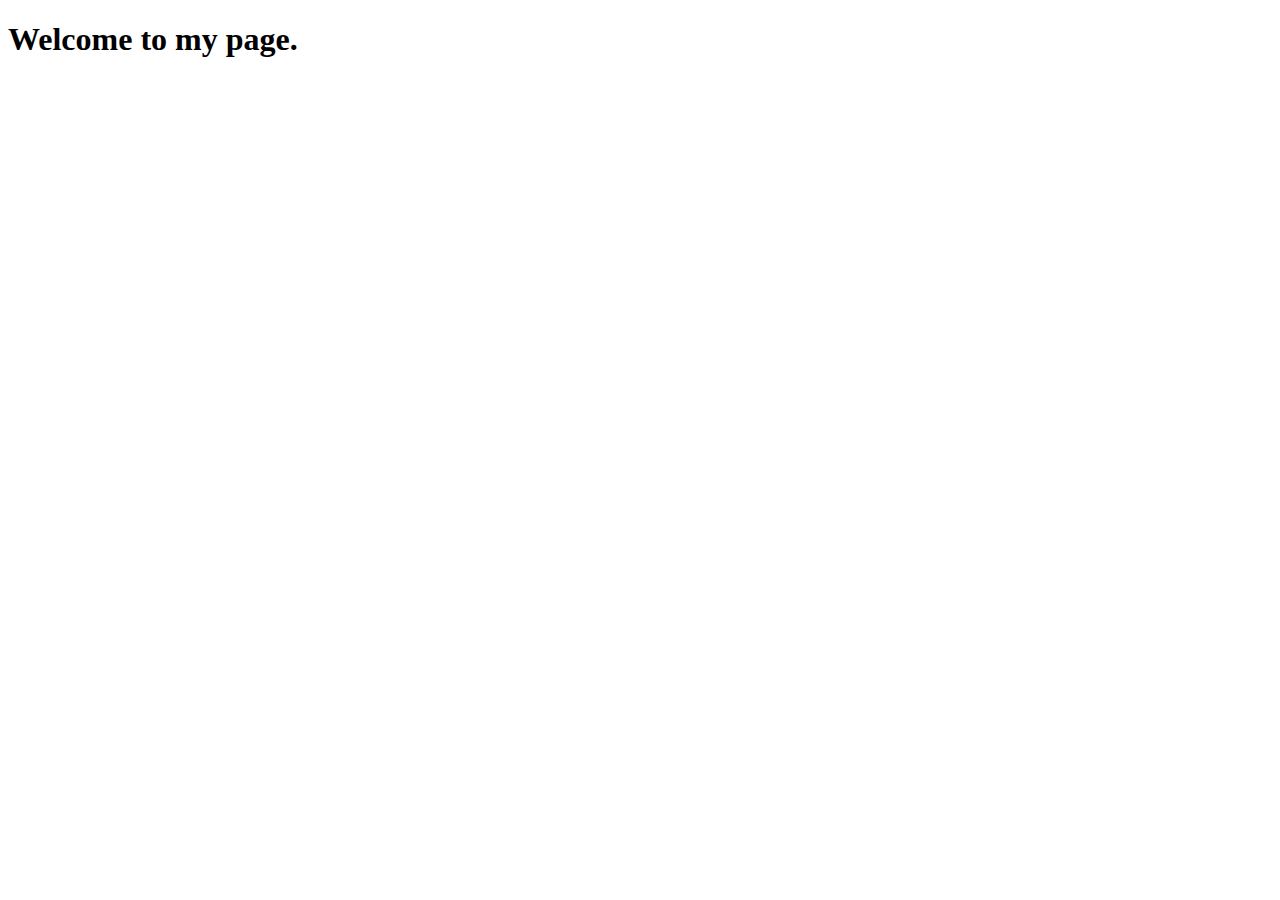
<file: Assigments-Exercises/HTML-Assigments/HTML-1/index.html>
<!DOCTYPE html>
<html lang="en">
<head>
   <meta charset="UTF-8">
   <meta name="viewport" content="width=device-width, initial-scale=1.0">
   <title>Basic Webpage</title>
</head>
<body>
   <h1>Welcome to my page.</h1>
</body>
</html>
</file>
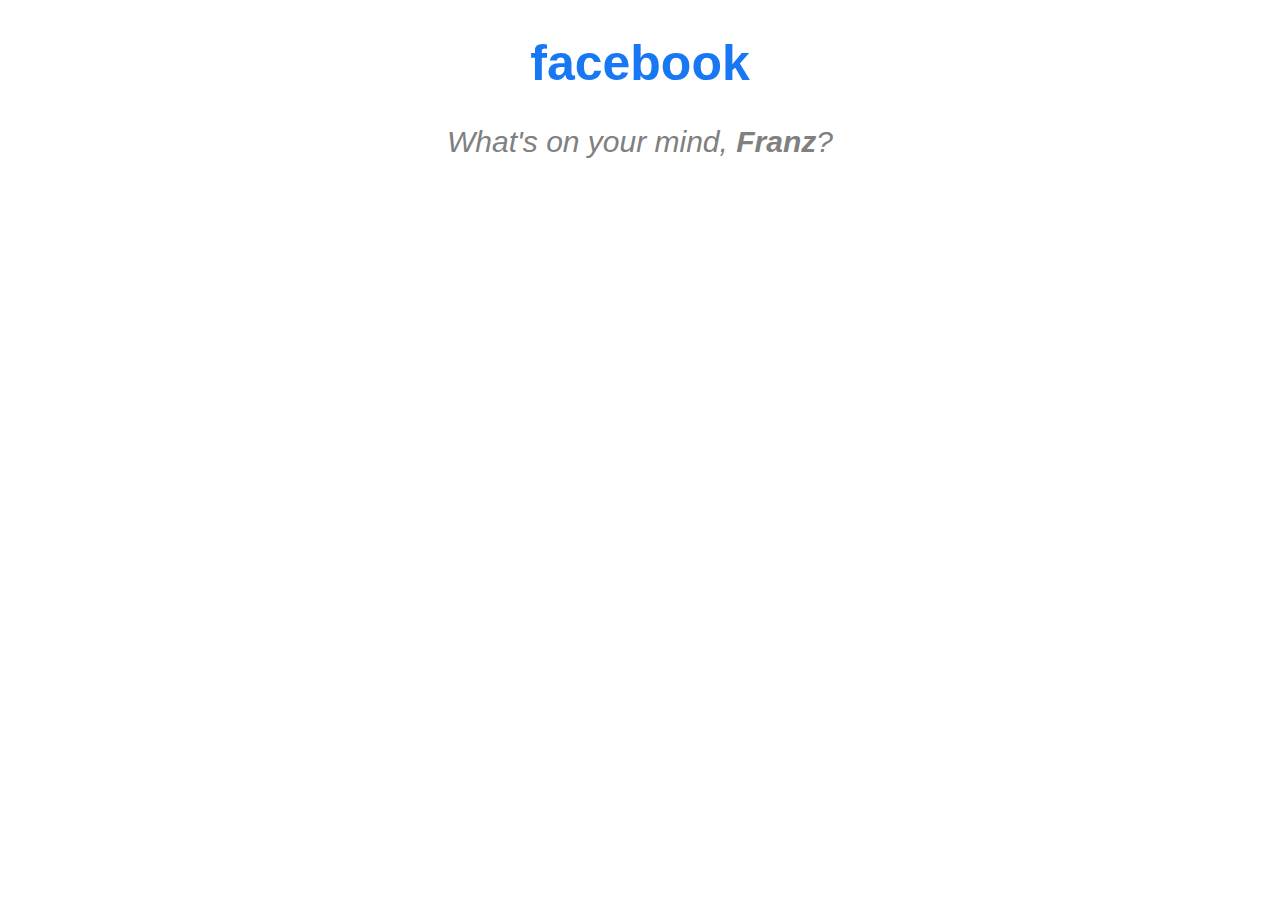
<file: Assigments-Exercises/CSS-Assigments/CSS-1/CSS1.html>
<!DOCTYPE html>

<html lang="en">

    <head>
        <meta charset="UTF-8">
        <meta name="viewport" content="width=device-width, initial-scale=1.0">
        <title>Facebook Logo Text</title>
        <link rel="stylesheet" href="./CSS1.css">
    </head>

    <body>
        <h1>facebook</h1>
        <p>What's on your mind, <strong>Franz</strong>?</p>
    </body>

</html>
</file>
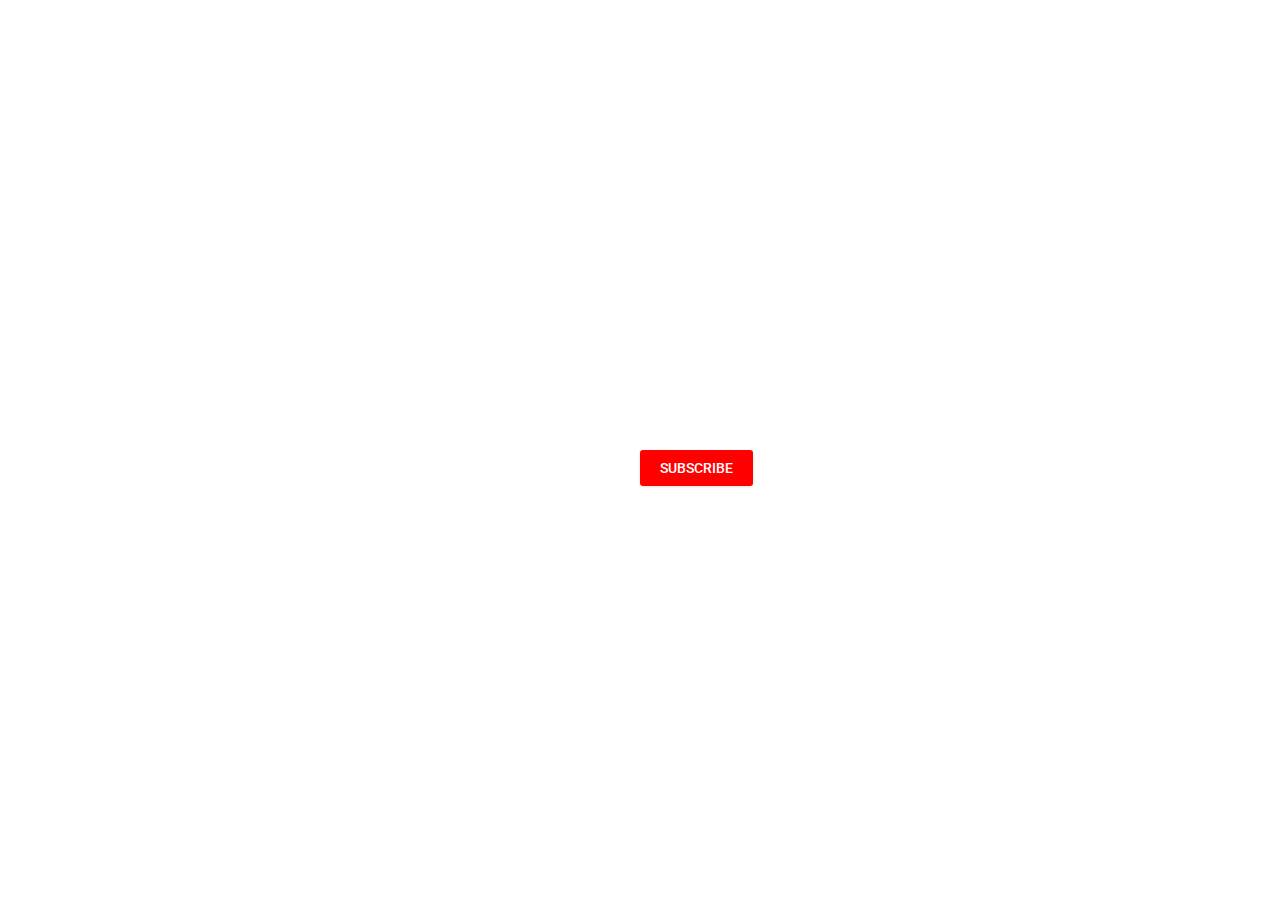
<file: Assigments-Exercises/CSS-Assigments/CSS-2/CSS2.html>
<!DOCTYPE html>
<html lang="en">
<head>
    <meta charset="UTF-8">
    <meta name="viewport" content="width=device-width, initial-scale=1.0">
    <link rel = "stylesheet" href = "CSS2.css">
    <link rel="preconnect" href="https://fonts.googleapis.com">
    <link rel="preconnect" href="https://fonts.gstatic.com" crossorigin>
    <link href="https://fonts.googleapis.com/css2?family=Roboto:ital,wght@0,100;0,300;0,400;0,500;0,700;0,900;1,100;1,300;1,400;1,500;1,700;1,900&display=swap" rel="stylesheet">
    <title>Button Styling</title>
</head>
<body>
    <div class="button">
        <button class = "subscribeButton">
            SUBSCRIBE
        </button>
    </div>
</body>
</html>
</file>
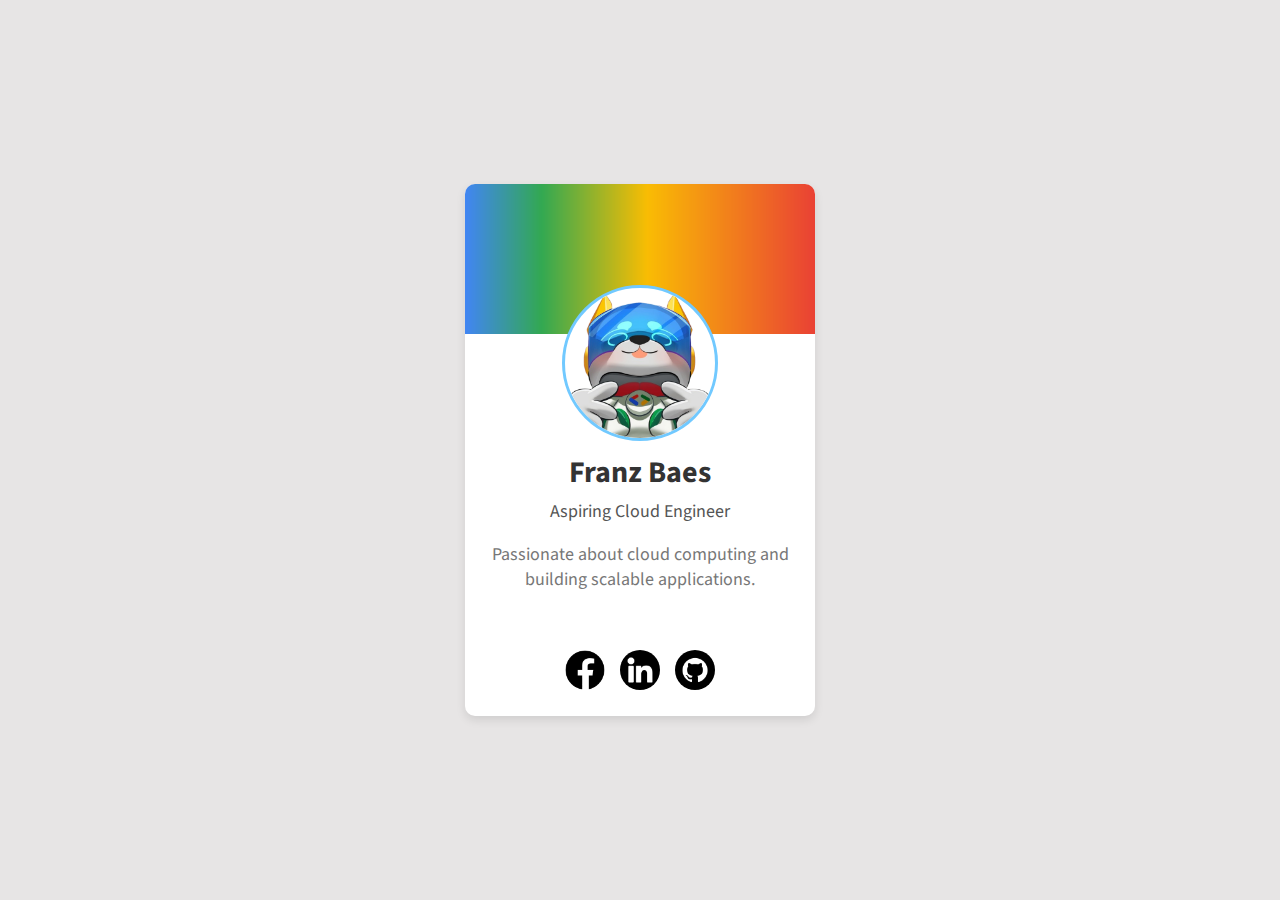
<file: Assigments-Exercises/CSS-Assigments/CSS-3/CSS3.html>
<!DOCTYPE html>
<html lang="en">
<head>
    <meta charset="UTF-8">
    <meta name="viewport" content="width=device-width, initial-scale=1.0">
    <title>Profile Card</title>
    <link rel="stylesheet" href="CSS3.css">
    <link rel="preconnect" href="https://fonts.googleapis.com">
    <link rel="preconnect" href="https://fonts.gstatic.com" crossorigin>
    <link href="https://fonts.googleapis.com/css2?family=Source+Sans+3:ital,wght@0,200..900;1,200..900&display=swap" rel="stylesheet">
</head>
<body>
    <div class="profile-card">
        <div class="cover-photo">
            <img src="./images/cover-photo.png" alt="Cover Photo">
        </div>
        <div class="profile-content">
            <div class="profile-picture">
                <img src="./images/sparky-profile.png" alt="Profile Picture">
            </div>
            <div class="profile-info">
                <h2>Franz Baes</h2>
                <p class="title">Aspiring Cloud Engineer</p>
                <p class="bio">Passionate about cloud computing and building scalable applications.</p>
            </div>
        </div>
        <div class="social">
            <ul>
                <li><a href="https://facebook.com/znrfrnz" target="_blank"><img src="images/facebook.png" alt="Facebook"></a></li>
                <li><a href="https://linkedin.com/in/franzbs" target="_blank"><img src="images/linkedin.png" alt="LinkedIn"></a></li>
                <li><a href="https://github.com/znrfrnz" target="_blank"><img src="images/github.png" alt="GitHub"></a></li>
            </ul>
        </div>        
    </div>
</body>
</html>
</file>
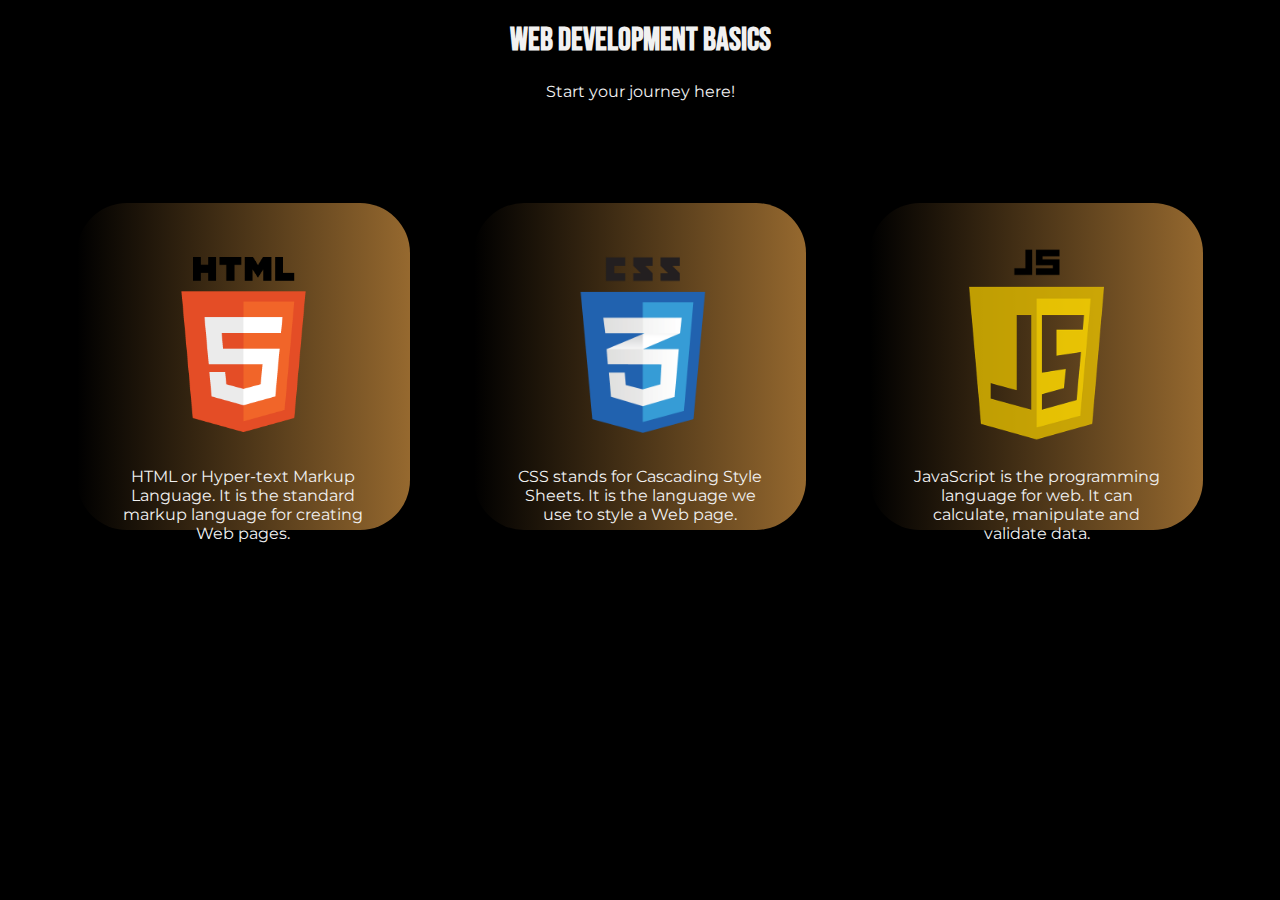
<file: Assigments-Exercises/CSS-Assigments/CSS-4/CSS4.html>
<!DOCTYPE html>
<html lang="en">
<head>
    <meta charset="UTF-8">
    <meta name="viewport" content="width=device-width, initial-scale=1.0">
    <link rel="stylesheet" href="CSS4.css">
    <link rel="preconnect" href="https://fonts.googleapis.com">
    <link rel="preconnect" href="https://fonts.gstatic.com" crossorigin>
    <link href="https://fonts.googleapis.com/css2?family=Source+Sans+3:ital,wght@0,200..900;1,200..900&display=swap" rel="stylesheet">
    <title>Flexbox Layout</title>
</head>
<body>
    <h1>Web Development Basics</h1>
    <p id="subtitle">Start your journey here!</p>

    <div class="flexboxContainer">

            <div id = "box1">
                <a href="https://www.w3schools.com/html/html_intro.asp" target="_blank">

                    <img src="./images/logoHtml.png" alt="html logo.png">
                    <p>HTML or Hyper-text Markup Language. It is the standard markup language for creating Web pages.</p>
                </a>
            </div>

            <div id = "box2">
                <a href="https://www.w3schools.com/css/default.asp" target="_blank">

                    <img src="./images/logoCss.png" alt="html logo.png">
                    <p>CSS stands for Cascading Style Sheets. It is the language we use to style a Web page.</p>
                </a>
            </div>

            <div id = "box3">
                <a href="https://www.w3schools.com/js/default.asp" target="_blank">
                    <img src="./images/logoJs.png" alt="html logo.png">
                    <p>JavaScript is the programming language for web. It can calculate, manipulate and validate data.</p>
                </a>
            </div>
            
    </div>
        
</body>
</html>
</file>
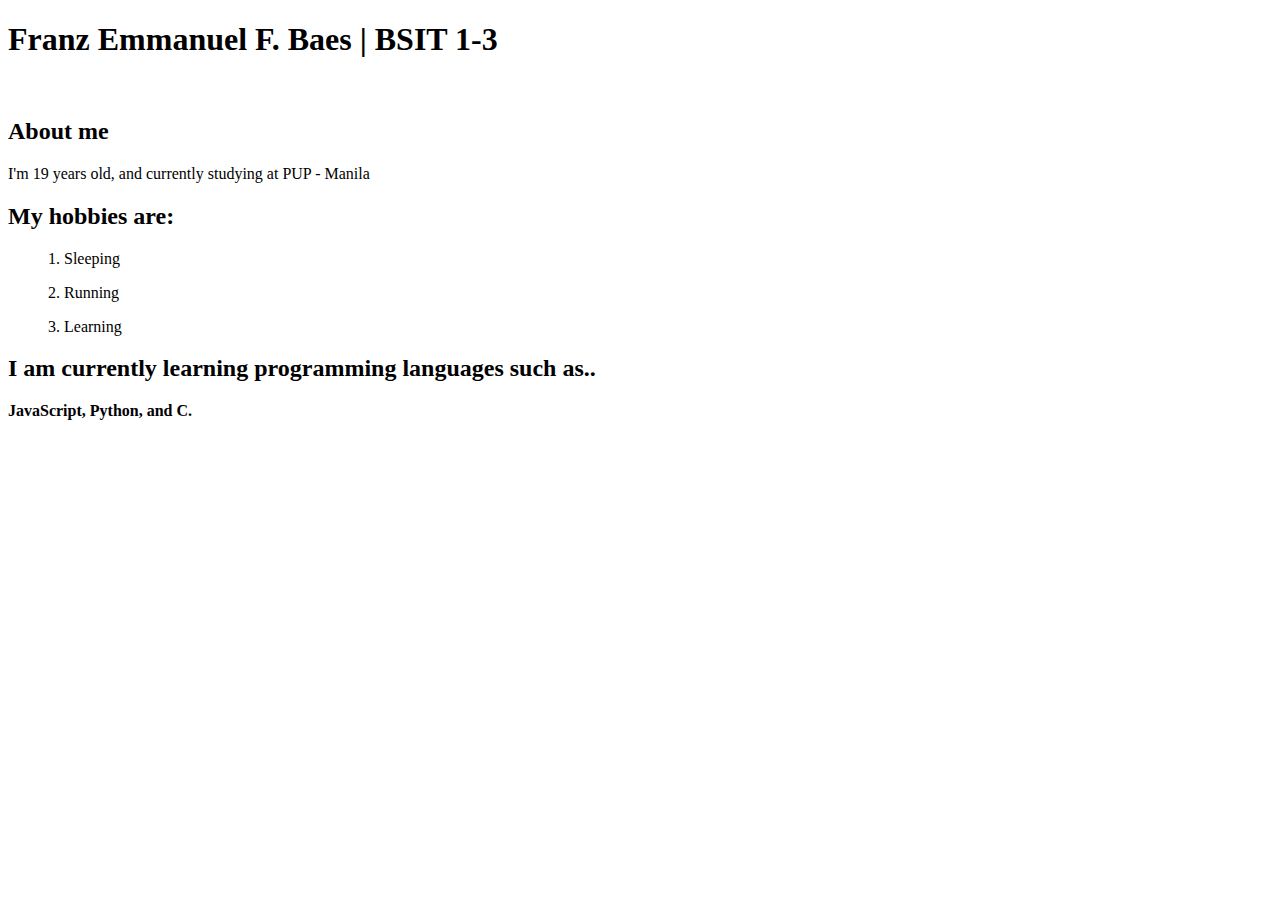
<file: Assigments-Exercises/HTML-Assigments/HTML-2/HTML-2.html>
<!DOCTYPE html>
<html lang="en">
<head>
   <meta charset="UTF-8">
   <meta name="viewport" content="width=device-width, initial-scale=1.0">
   <title>Franz Emmanuel Baes</title>
</head>
<body>
   <h1>Franz Emmanuel F. Baes | BSIT 1-3</h1>
   <br>
   <h2>About me</h2>
   <p>I'm 19 years old, and currently studying at PUP - Manila</p>

   <h2>My hobbies are:</h2>
   <ul>1. Sleeping</ul>
   <ul>2. Running</ul>
   <ul>3. Learning</ul>

   <h2>I am currently learning programming languages such as..</h2>
   <p><strong>JavaScript, Python, and C.</strong></p>
</body>
</html>
</file>
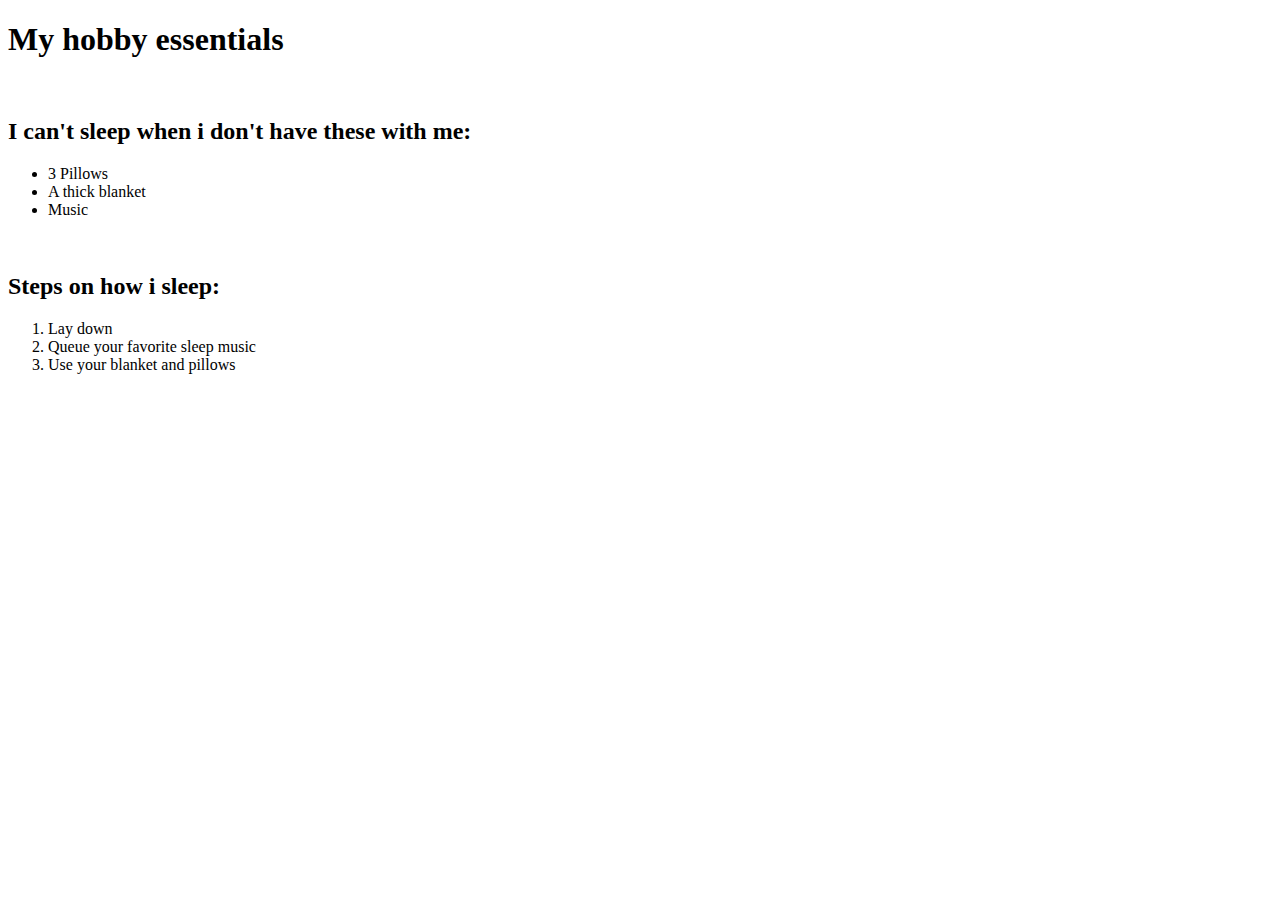
<file: Assigments-Exercises/HTML-Assigments/HTML-4/HTML-4.html>
<!DOCTYPE html>
<html lang="en">
<head>
   <meta charset="UTF-8">
   <meta name="viewport" content="width=device-width, initial-scale=1.0">
   <title>My hobby essentials</title>
</head>
<body>
   <h1>My hobby essentials</h1>
   <br>
   <h2>I can't sleep when i don't have these with me:</h2>
   <ul>
      <li>3 Pillows</li>
      <li>A thick blanket</li>
      <li>Music</li>
   </ul>
   <br>
   <h2>Steps on how i sleep:</h2>
   <ol>
      <li>Lay down</li>
      <li>Queue your favorite sleep music</li>
      <li>Use your blanket and pillows</li>
   </ol>
</body>
</html>
</file>
<file: Assigments-Exercises/CSS-Assigments/CSS-1/CSS1.css>
body {
   text-align: center;
   font-family: Arial, Helvetica, sans-serif;
}

h1 {
   color: #1877F2;
   font-size: 50px;
}

p {
   font-size: 30px;
   font-style: italic;
   color:gray;
}
</file>
<file: Assigments-Exercises/CSS-Assigments/CSS-2/CSS2.css>
.button {
   position: absolute;
   left: 50%;
   right: 50%;
   top: 50%;
}

.subscribeButton {
   background-color: #FF0000;
   color: #FFFFFF;
   font-family: 'Roboto', sans-serif;
   font-size: 14px;
   font-weight: 500;
   text-transform: uppercase;
   padding-top: 10px;
   padding-bottom: 10px;
   padding-left: 20px;
   padding-right: 20px;
   border: none;
   border-radius: 3px;
   cursor: pointer;
   box-shadow: 0 1px 3px rgba(0, 0, 0, 0.12);
   transition: all 0.2 ease-in-out;
   outline: none;
}

.subscribeButton:hover {
   background-color: #CC0000;
   box-shadow: 0 4px 6px rgba(0 ,0, 0, 0.2);
   transform: scale(1.05)
}
</file>
<file: Assigments-Exercises/CSS-Assigments/CSS-3/CSS3.css>
/*Style the Body */
body {
   font-family: 'Source Sans 3', sans-serif;
   background-color: #d7d4d49c;
   display: flex;
   justify-content: center;
   align-items: center;
   height: 100vh;
   margin: 0;
}

/* Style the Profile Card */
.profile-card {
   width: 350px;
   background-color: #ffffff;
   border-radius: 10px;
   box-shadow: 0 4px 10px rgba(0, 0, 0, 0.1);
   text-align: center;
   overflow: hidden;
}

/* Style the Cover Photo */
.cover-photo img {
   width: 100%;
   height: 150px;
   object-fit: cover;
}

/* Style the Profile Content */
.profile-content {
   padding: 20px;
   position: relative;
   margin-top: -75px;
}

/* Style the Profile Picture */
.profile-picture {
   width: 150px;
   height: 150px;
   border: 3px solid #71c9ff;
   border-radius: 50%;
   background-color: #ffffff;
   margin: 0 auto;
   overflow: hidden;
   position: relative;
   z-index: 2;
}

/* Style the Profile Picture Image */
.profile-picture img {
   width: 100%;
   height: 100%;
   object-fit: cover;
}

/* Style Profile Info */
.profile-info h2 {
   font-size: 30px;
   font-weight: bold;
   margin: 10px 0 5px;
   color: #333333;
}

.profile-info .title {
   font-size: 18px;
   color: #555555;
   margin: 5px 0;
}

.profile-info .bio {
   font-size: 18px;
   color: #777777;
   margin-top: 18px;
}

/*Social Links */
.social {
   margin: 20px 0;
}

/* Social List */
.social ul {
   display: flex;
   justify-content: center;
   padding: 0;
   margin: 0;
   list-style: none;
   gap: 15px;
}

/*Social Items */
.social li {
   display: inline-block;
}

/* Social Links */
.social a {
   display: inline-block;
   width: 40px;
   height: 40px;
   border-radius: 50%;
   overflow: hidden;
}

/* Style Social Images */
.social img {
   width: 100%;
   height: 100%;
}
</file>
<file: Assigments-Exercises/CSS-Assigments/CSS-4/CSS4.css>
@import url('https://fonts.googleapis.com/css2?family=Bebas+Neue&family=Montserrat:ital,wght@0,100..900;1,100..900&display=swap');


body {
    margin: 0;
    padding: 0;
    border: 0;
    background-color: #000000;
    text-align: center;
    font-family: "Montserrat", sans-serif;

}

h1 {
   text-align: center;
   font-family: "Bebas Neue", sans-serif;
   color: #f1f1f1;
}

#subtitle {
   font-family: "Montserrat", sans-serif;
   text-align: center;
   color: #f1f1f1;
}

.flexboxContainer {
   width: 100%;
   height: 500px;
   display: flex;
   flex-direction: row;
   align-items: center;
   justify-content: center;
   gap: 5%;
}

.flexboxContainer > div {
   width: 20%;
   height: 50%;
   background-image: linear-gradient(to right, rgba(12, 62, 224, 0), rgb(150, 105, 47));
   display: flex;
   flex-direction: column;
   gap: 5%;
   padding: 3%;
   transition-duration: 0.5s;
   cursor: pointer;
   border-radius: 50px;
}

.flexboxContainer > div a {
   text-decoration: none;
   justify-content: center;
   font-family: "Montserrat", sans-serif;
   color: #f1f1f1;
}

.flexboxContainer > div img {
   width: 80%;
}

.flexboxContainer > div:hover {
   background-color: #333;
   box-shadow: 0 0 20px rgb(38, 207, 165);
   border-radius: 20px;
   transform: scale(1.05);
}
</file>
